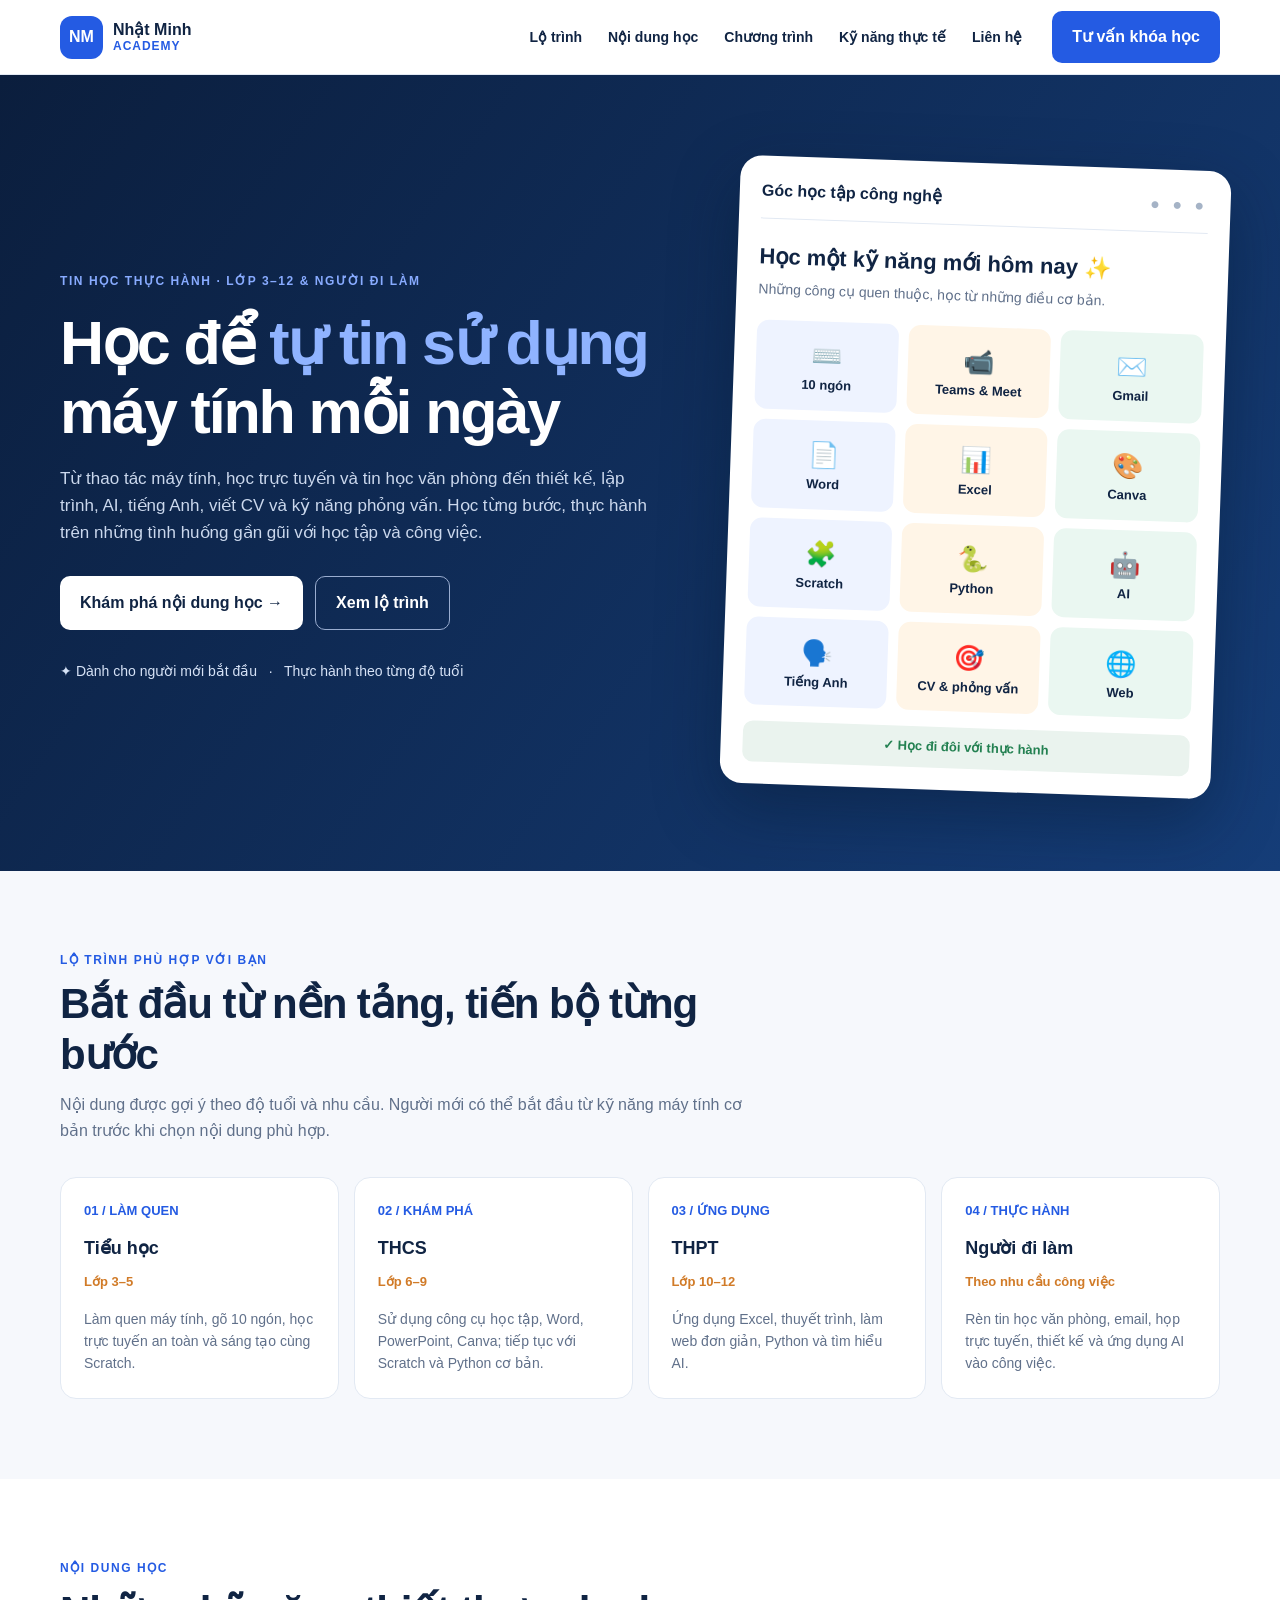
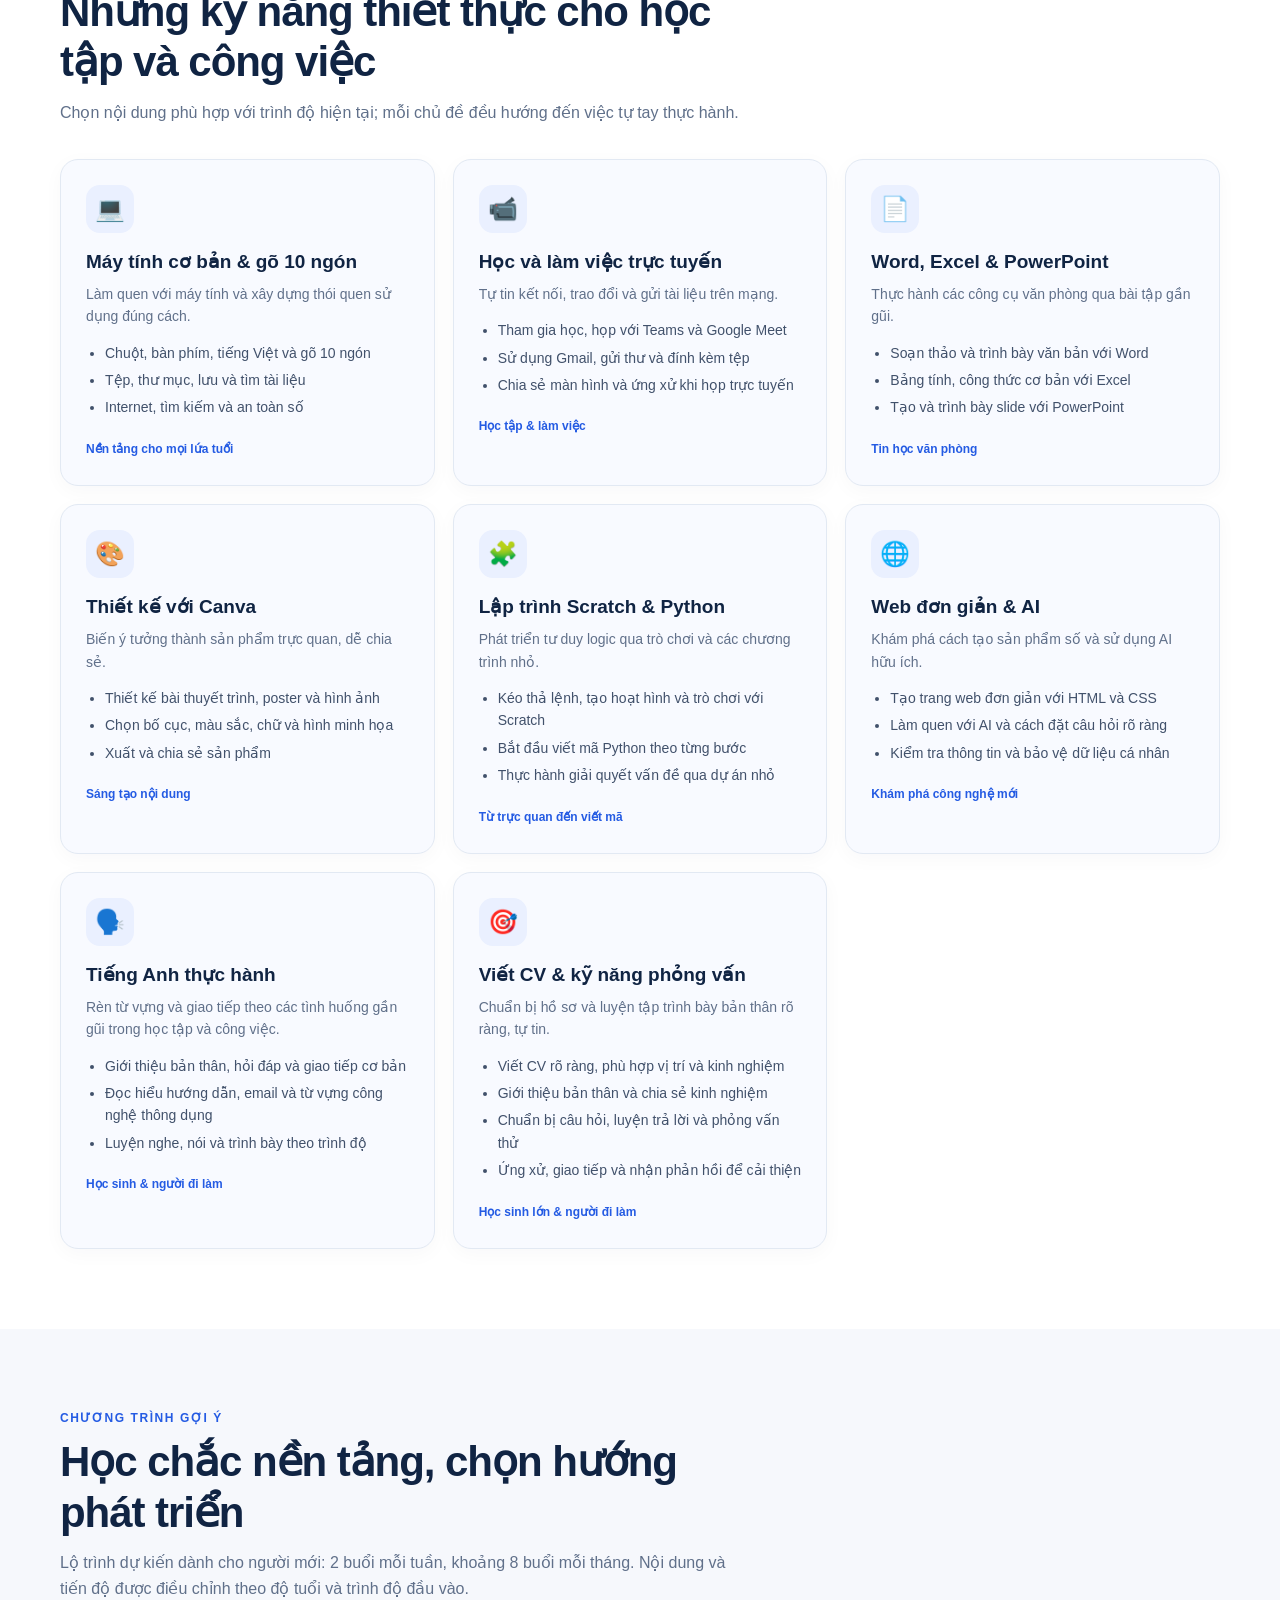
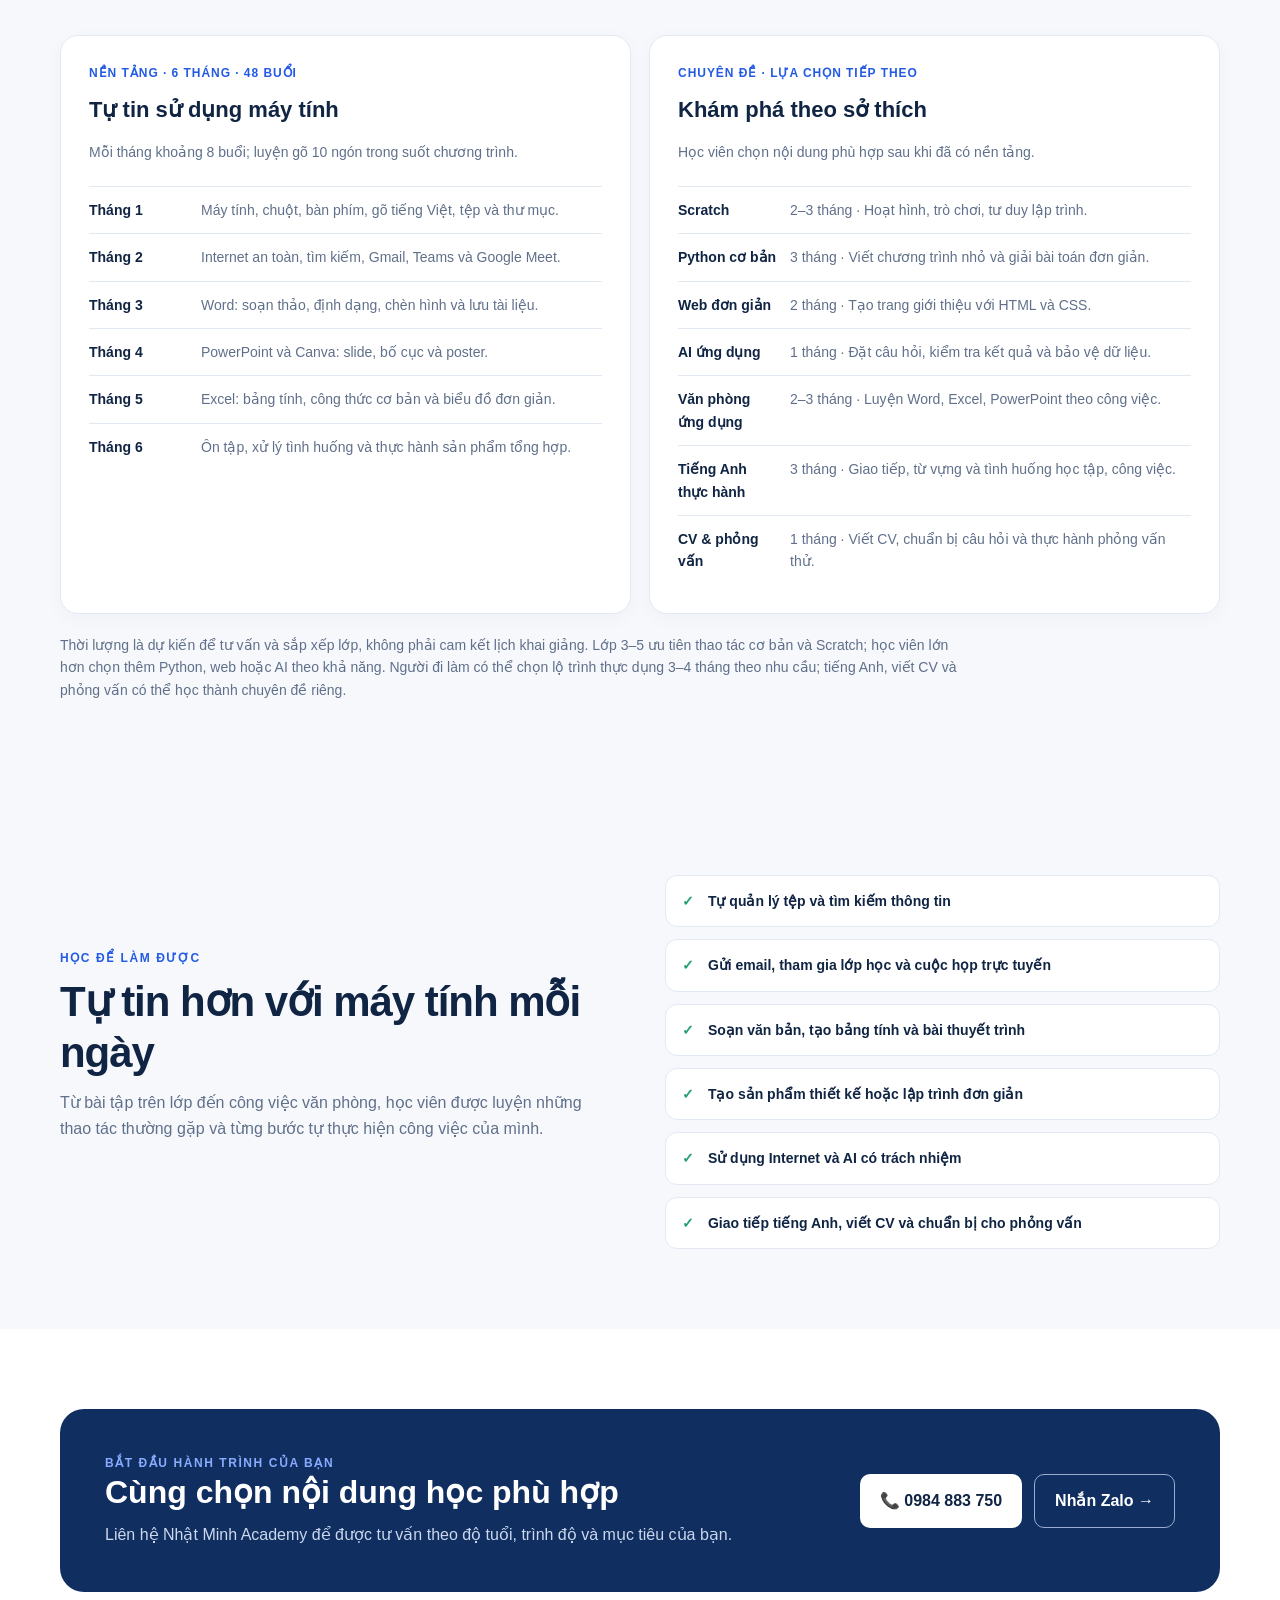
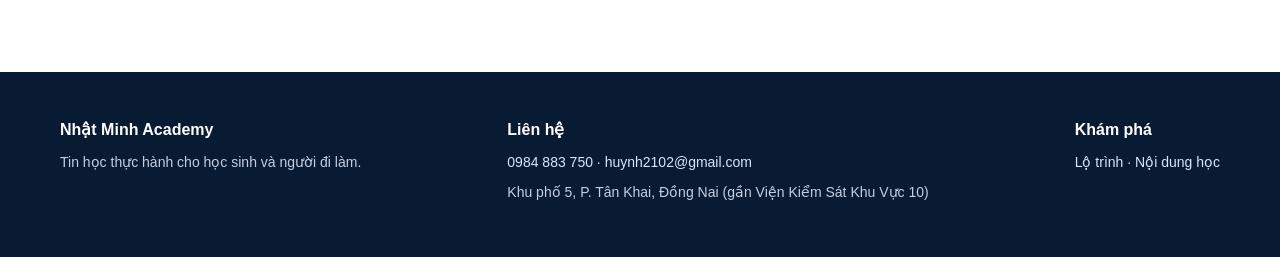
<file: index.html>
<!DOCTYPE html>
<html lang="vi">
<head>
<meta charset="utf-8"><meta name="viewport" content="width=device-width, initial-scale=1">
<title>Nhật Minh Academy | Học tin học thực hành</title>
<meta name="description" content="Học tin học thực hành, kỹ năng số và lập trình cho học sinh lớp 3–12 và người đi làm.">
<link rel="stylesheet" href="assets/styles.css">
</head>
<body>
<header class="header"><div class="wrap nav"><a class="brand" href="#"><span class="logo">NM</span><span>Nhật Minh<small>ACADEMY</small></span></a><nav class="links" aria-label="Điều hướng chính"><a href="#lo-trinh">Lộ trình</a><a href="#khoa-hoc">Nội dung học</a><a href="#chuong-trinh">Chương trình</a><a href="#ky-nang">Kỹ năng thực tế</a><a href="#lien-he">Liên hệ</a></nav><a class="btn" href="#lien-he">Tư vấn khóa học</a></div></header>
<main>
<div class="hero"><div class="wrap hero-grid"><div><div class="eyebrow">Tin học thực hành · Lớp 3–12 & người đi làm</div><h1>Học để <span>tự tin sử dụng</span> máy tính mỗi ngày</h1><p>Từ thao tác máy tính, học trực tuyến và tin học văn phòng đến thiết kế, lập trình, AI, tiếng Anh, viết CV và kỹ năng phỏng vấn. Học từng bước, thực hành trên những tình huống gần gũi với học tập và công việc.</p><div class="actions"><a class="btn light" href="#khoa-hoc">Khám phá nội dung học →</a><a class="btn outline" href="#lo-trinh">Xem lộ trình</a></div><div class="hero-note">✦ Dành cho người mới bắt đầu &nbsp; · &nbsp; Thực hành theo từng độ tuổi</div></div><div class="visual"><div class="visual-head"><span>Góc học tập công nghệ</span><span class="dots">● ● ●</span></div><h3>Học một kỹ năng mới hôm nay ✨</h3><p>Những công cụ quen thuộc, học từ những điều cơ bản.</p><div class="app-grid"><div class="app"><span>⌨️</span>10 ngón</div><div class="app"><span>📹</span>Teams & Meet</div><div class="app"><span>✉️</span>Gmail</div><div class="app"><span>📄</span>Word</div><div class="app"><span>📊</span>Excel</div><div class="app"><span>🎨</span>Canva</div><div class="app"><span>🧩</span>Scratch</div><div class="app"><span>🐍</span>Python</div><div class="app"><span>🤖</span>AI</div><div class="app"><span>🗣️</span>Tiếng Anh</div><div class="app"><span>🎯</span>CV & phỏng vấn</div><div class="app"><span>🌐</span>Web</div></div><div class="visual-foot">✓ Học đi đôi với thực hành</div></div></div></div>
<section id="lo-trinh"><div class="wrap"><div class="section-title"><div class="kicker">Lộ trình phù hợp với bạn</div><h2>Bắt đầu từ nền tảng, tiến bộ từng bước</h2><p>Nội dung được gợi ý theo độ tuổi và nhu cầu. Người mới có thể bắt đầu từ kỹ năng máy tính cơ bản trước khi chọn nội dung phù hợp.</p></div><div class="roadmap"><article class="step"><div class="num">01 / LÀM QUEN</div><h3>Tiểu học</h3><strong>Lớp 3–5</strong><p>Làm quen máy tính, gõ 10 ngón, học trực tuyến an toàn và sáng tạo cùng Scratch.</p></article><article class="step"><div class="num">02 / KHÁM PHÁ</div><h3>THCS</h3><strong>Lớp 6–9</strong><p>Sử dụng công cụ học tập, Word, PowerPoint, Canva; tiếp tục với Scratch và Python cơ bản.</p></article><article class="step"><div class="num">03 / ỨNG DỤNG</div><h3>THPT</h3><strong>Lớp 10–12</strong><p>Ứng dụng Excel, thuyết trình, làm web đơn giản, Python và tìm hiểu AI.</p></article><article class="step"><div class="num">04 / THỰC HÀNH</div><h3>Người đi làm</h3><strong>Theo nhu cầu công việc</strong><p>Rèn tin học văn phòng, email, họp trực tuyến, thiết kế và ứng dụng AI vào công việc.</p></article></div></div></section>
<section id="khoa-hoc" class="section-white"><div class="wrap"><div class="section-title"><div class="kicker">Nội dung học</div><h2>Những kỹ năng thiết thực cho học tập và công việc</h2><p>Chọn nội dung phù hợp với trình độ hiện tại; mỗi chủ đề đều hướng đến việc tự tay thực hành.</p></div><div class="cards">
<article class="card"><div class="icon">💻</div><h3>Máy tính cơ bản & gõ 10 ngón</h3><p>Làm quen với máy tính và xây dựng thói quen sử dụng đúng cách.</p><ul><li>Chuột, bàn phím, tiếng Việt và gõ 10 ngón</li><li>Tệp, thư mục, lưu và tìm tài liệu</li><li>Internet, tìm kiếm và an toàn số</li></ul><span class="tag">Nền tảng cho mọi lứa tuổi</span></article>
<article class="card"><div class="icon">📹</div><h3>Học và làm việc trực tuyến</h3><p>Tự tin kết nối, trao đổi và gửi tài liệu trên mạng.</p><ul><li>Tham gia học, họp với Teams và Google Meet</li><li>Sử dụng Gmail, gửi thư và đính kèm tệp</li><li>Chia sẻ màn hình và ứng xử khi họp trực tuyến</li></ul><span class="tag">Học tập & làm việc</span></article>
<article class="card"><div class="icon">📄</div><h3>Word, Excel & PowerPoint</h3><p>Thực hành các công cụ văn phòng qua bài tập gần gũi.</p><ul><li>Soạn thảo và trình bày văn bản với Word</li><li>Bảng tính, công thức cơ bản với Excel</li><li>Tạo và trình bày slide với PowerPoint</li></ul><span class="tag">Tin học văn phòng</span></article>
<article class="card"><div class="icon">🎨</div><h3>Thiết kế với Canva</h3><p>Biến ý tưởng thành sản phẩm trực quan, dễ chia sẻ.</p><ul><li>Thiết kế bài thuyết trình, poster và hình ảnh</li><li>Chọn bố cục, màu sắc, chữ và hình minh họa</li><li>Xuất và chia sẻ sản phẩm</li></ul><span class="tag">Sáng tạo nội dung</span></article>
<article class="card"><div class="icon">🧩</div><h3>Lập trình Scratch & Python</h3><p>Phát triển tư duy logic qua trò chơi và các chương trình nhỏ.</p><ul><li>Kéo thả lệnh, tạo hoạt hình và trò chơi với Scratch</li><li>Bắt đầu viết mã Python theo từng bước</li><li>Thực hành giải quyết vấn đề qua dự án nhỏ</li></ul><span class="tag">Từ trực quan đến viết mã</span></article>
<article class="card"><div class="icon">🌐</div><h3>Web đơn giản & AI</h3><p>Khám phá cách tạo sản phẩm số và sử dụng AI hữu ích.</p><ul><li>Tạo trang web đơn giản với HTML và CSS</li><li>Làm quen với AI và cách đặt câu hỏi rõ ràng</li><li>Kiểm tra thông tin và bảo vệ dữ liệu cá nhân</li></ul><span class="tag">Khám phá công nghệ mới</span></article>
<article class="card"><div class="icon">🗣️</div><h3>Tiếng Anh thực hành</h3><p>Rèn từ vựng và giao tiếp theo các tình huống gần gũi trong học tập và công việc.</p><ul><li>Giới thiệu bản thân, hỏi đáp và giao tiếp cơ bản</li><li>Đọc hiểu hướng dẫn, email và từ vựng công nghệ thông dụng</li><li>Luyện nghe, nói và trình bày theo trình độ</li></ul><span class="tag">Học sinh & người đi làm</span></article>
<article class="card"><div class="icon">🎯</div><h3>Viết CV & kỹ năng phỏng vấn</h3><p>Chuẩn bị hồ sơ và luyện tập trình bày bản thân rõ ràng, tự tin.</p><ul><li>Viết CV rõ ràng, phù hợp vị trí và kinh nghiệm</li><li>Giới thiệu bản thân và chia sẻ kinh nghiệm</li><li>Chuẩn bị câu hỏi, luyện trả lời và phỏng vấn thử</li><li>Ứng xử, giao tiếp và nhận phản hồi để cải thiện</li></ul><span class="tag">Học sinh lớn & người đi làm</span></article>
</div></div></section>
<section id="chuong-trinh"><div class="wrap"><div class="section-title"><div class="kicker">Chương trình gợi ý</div><h2>Học chắc nền tảng, chọn hướng phát triển</h2><p>Lộ trình dự kiến dành cho người mới: 2 buổi mỗi tuần, khoảng 8 buổi mỗi tháng. Nội dung và tiến độ được điều chỉnh theo độ tuổi và trình độ đầu vào.</p></div><div class="curriculum-grid"><article class="curriculum-card"><div class="course-label">NỀN TẢNG · 6 THÁNG · 48 BUỔI</div><h3>Tự tin sử dụng máy tính</h3><p>Mỗi tháng khoảng 8 buổi; luyện gõ 10 ngón trong suốt chương trình.</p><ol class="month-list"><li><b>Tháng 1</b><span>Máy tính, chuột, bàn phím, gõ tiếng Việt, tệp và thư mục.</span></li><li><b>Tháng 2</b><span>Internet an toàn, tìm kiếm, Gmail, Teams và Google Meet.</span></li><li><b>Tháng 3</b><span>Word: soạn thảo, định dạng, chèn hình và lưu tài liệu.</span></li><li><b>Tháng 4</b><span>PowerPoint và Canva: slide, bố cục và poster.</span></li><li><b>Tháng 5</b><span>Excel: bảng tính, công thức cơ bản và biểu đồ đơn giản.</span></li><li><b>Tháng 6</b><span>Ôn tập, xử lý tình huống và thực hành sản phẩm tổng hợp.</span></li></ol></article><article class="curriculum-card"><div class="course-label">CHUYÊN ĐỀ · LỰA CHỌN TIẾP THEO</div><h3>Khám phá theo sở thích</h3><p>Học viên chọn nội dung phù hợp sau khi đã có nền tảng.</p><div class="module-list"><div><b>Scratch</b><span>2–3 tháng · Hoạt hình, trò chơi, tư duy lập trình.</span></div><div><b>Python cơ bản</b><span>3 tháng · Viết chương trình nhỏ và giải bài toán đơn giản.</span></div><div><b>Web đơn giản</b><span>2 tháng · Tạo trang giới thiệu với HTML và CSS.</span></div><div><b>AI ứng dụng</b><span>1 tháng · Đặt câu hỏi, kiểm tra kết quả và bảo vệ dữ liệu.</span></div><div><b>Văn phòng ứng dụng</b><span>2–3 tháng · Luyện Word, Excel, PowerPoint theo công việc.</span></div><div><b>Tiếng Anh thực hành</b><span>3 tháng · Giao tiếp, từ vựng và tình huống học tập, công việc.</span></div><div><b>CV & phỏng vấn</b><span>1 tháng · Viết CV, chuẩn bị câu hỏi và thực hành phỏng vấn thử.</span></div></div></article></div><p class="curriculum-note">Thời lượng là dự kiến để tư vấn và sắp xếp lớp, không phải cam kết lịch khai giảng. Lớp 3–5 ưu tiên thao tác cơ bản và Scratch; học viên lớn hơn chọn thêm Python, web hoặc AI theo khả năng. Người đi làm có thể chọn lộ trình thực dụng 3–4 tháng theo nhu cầu; tiếng Anh, viết CV và phỏng vấn có thể học thành chuyên đề riêng.</p></div></section>
<section id="ky-nang"><div class="wrap skills"><div class="section-title"><div class="kicker">Học để làm được</div><h2>Tự tin hơn với máy tính mỗi ngày</h2><p>Từ bài tập trên lớp đến công việc văn phòng, học viên được luyện những thao tác thường gặp và từng bước tự thực hiện công việc của mình.</p></div><div class="checklist"><div class="check"><span>✓</span> Tự quản lý tệp và tìm kiếm thông tin</div><div class="check"><span>✓</span> Gửi email, tham gia lớp học và cuộc họp trực tuyến</div><div class="check"><span>✓</span> Soạn văn bản, tạo bảng tính và bài thuyết trình</div><div class="check"><span>✓</span> Tạo sản phẩm thiết kế hoặc lập trình đơn giản</div><div class="check"><span>✓</span> Sử dụng Internet và AI có trách nhiệm</div><div class="check"><span>✓</span> Giao tiếp tiếng Anh, viết CV và chuẩn bị cho phỏng vấn</div></div></div></section>
<section id="lien-he" class="section-white"><div class="wrap"><div class="cta"><div><div class="eyebrow">Bắt đầu hành trình của bạn</div><h2>Cùng chọn nội dung học phù hợp</h2><p>Liên hệ Nhật Minh Academy để được tư vấn theo độ tuổi, trình độ và mục tiêu của bạn.</p></div><div class="actions" style="margin:0"><a class="btn light" href="tel:0984883750">📞 0984 883 750</a><a class="btn outline" href="https://zalo.me/0984883750">Nhắn Zalo →</a></div></div></div></section>
</main><footer class="footer"><div class="wrap footer-grid"><div><strong>Nhật Minh Academy</strong><p>Tin học thực hành cho học sinh và người đi làm.</p></div><div><strong>Liên hệ</strong><p><a href="tel:0984883750">0984 883 750</a> · <a href="mailto:huynh2102@gmail.com">huynh2102@gmail.com</a></p><p>Khu phố 5, P. Tân Khai, Đồng Nai (gần Viện Kiểm Sát Khu Vực 10)</p></div><div><strong>Khám phá</strong><p><a href="#lo-trinh">Lộ trình</a> · <a href="#khoa-hoc">Nội dung học</a></p></div></div></footer>
</body></html>
</file>
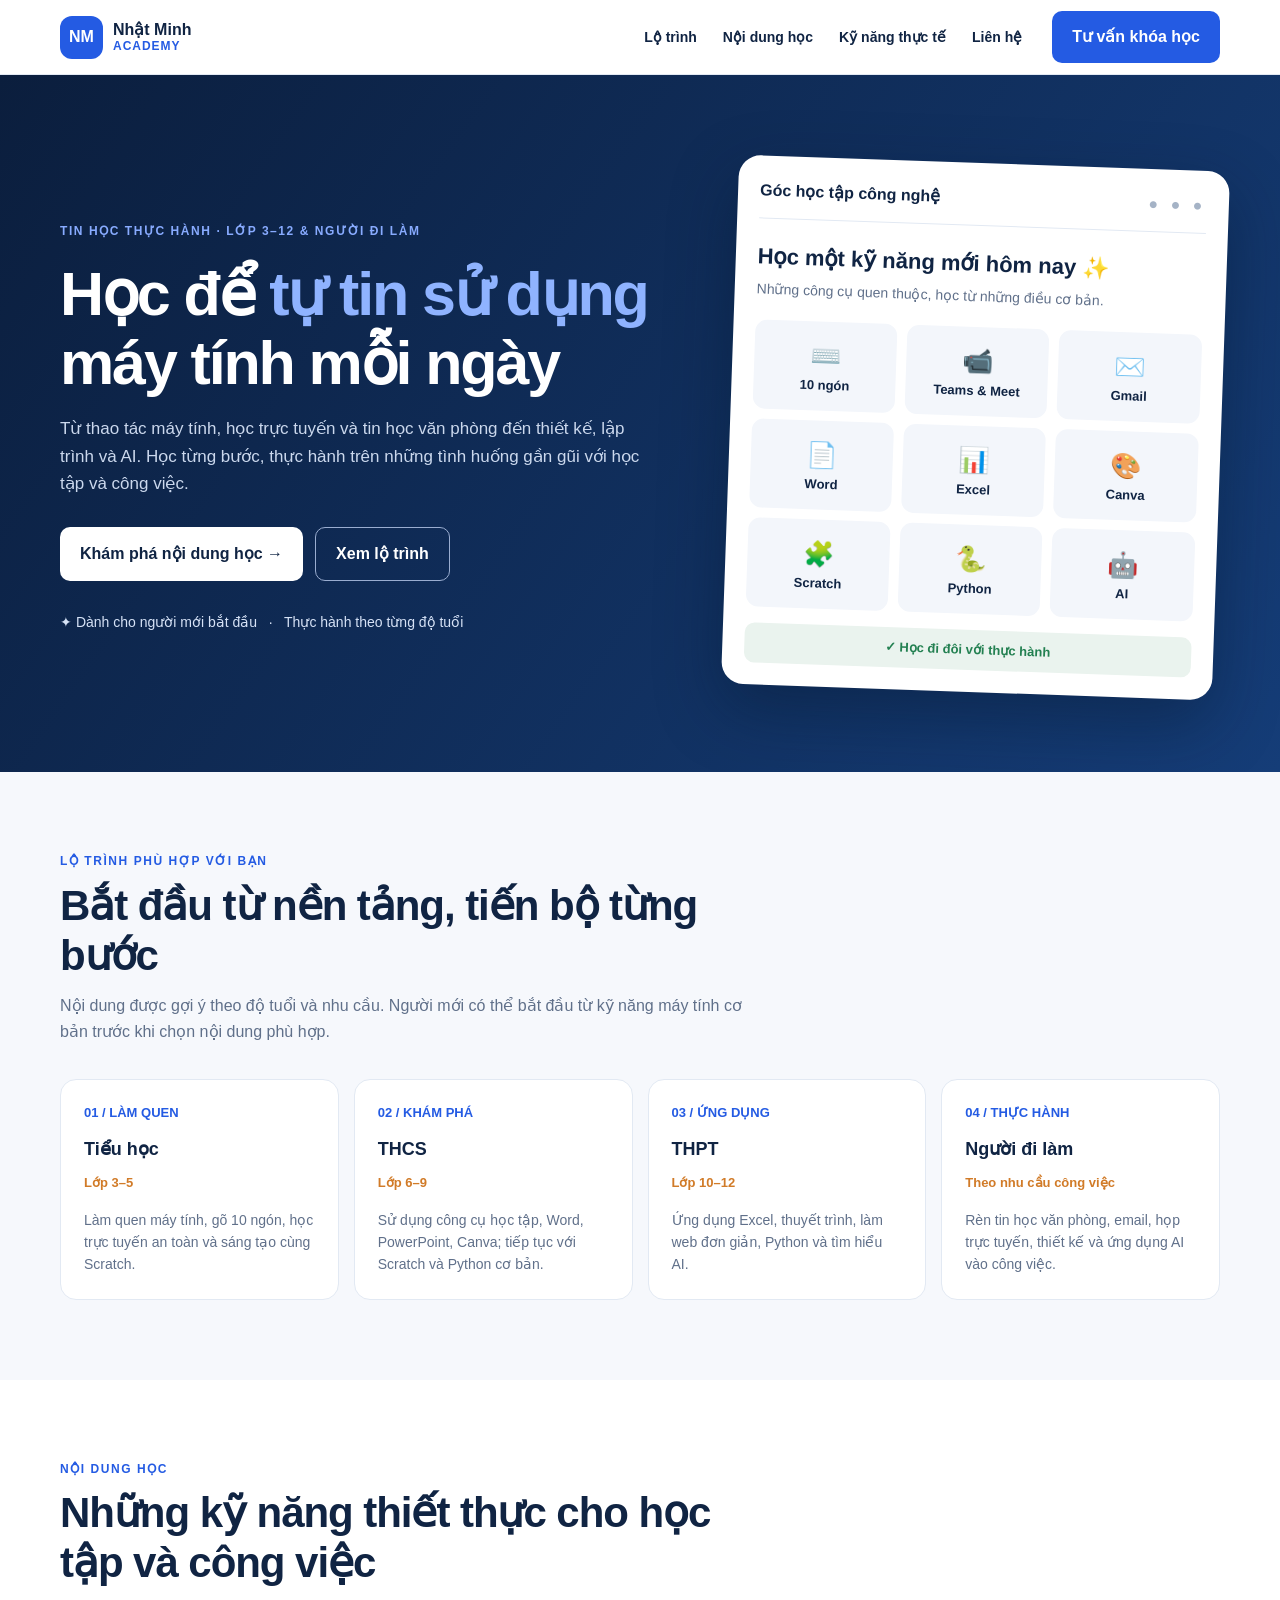
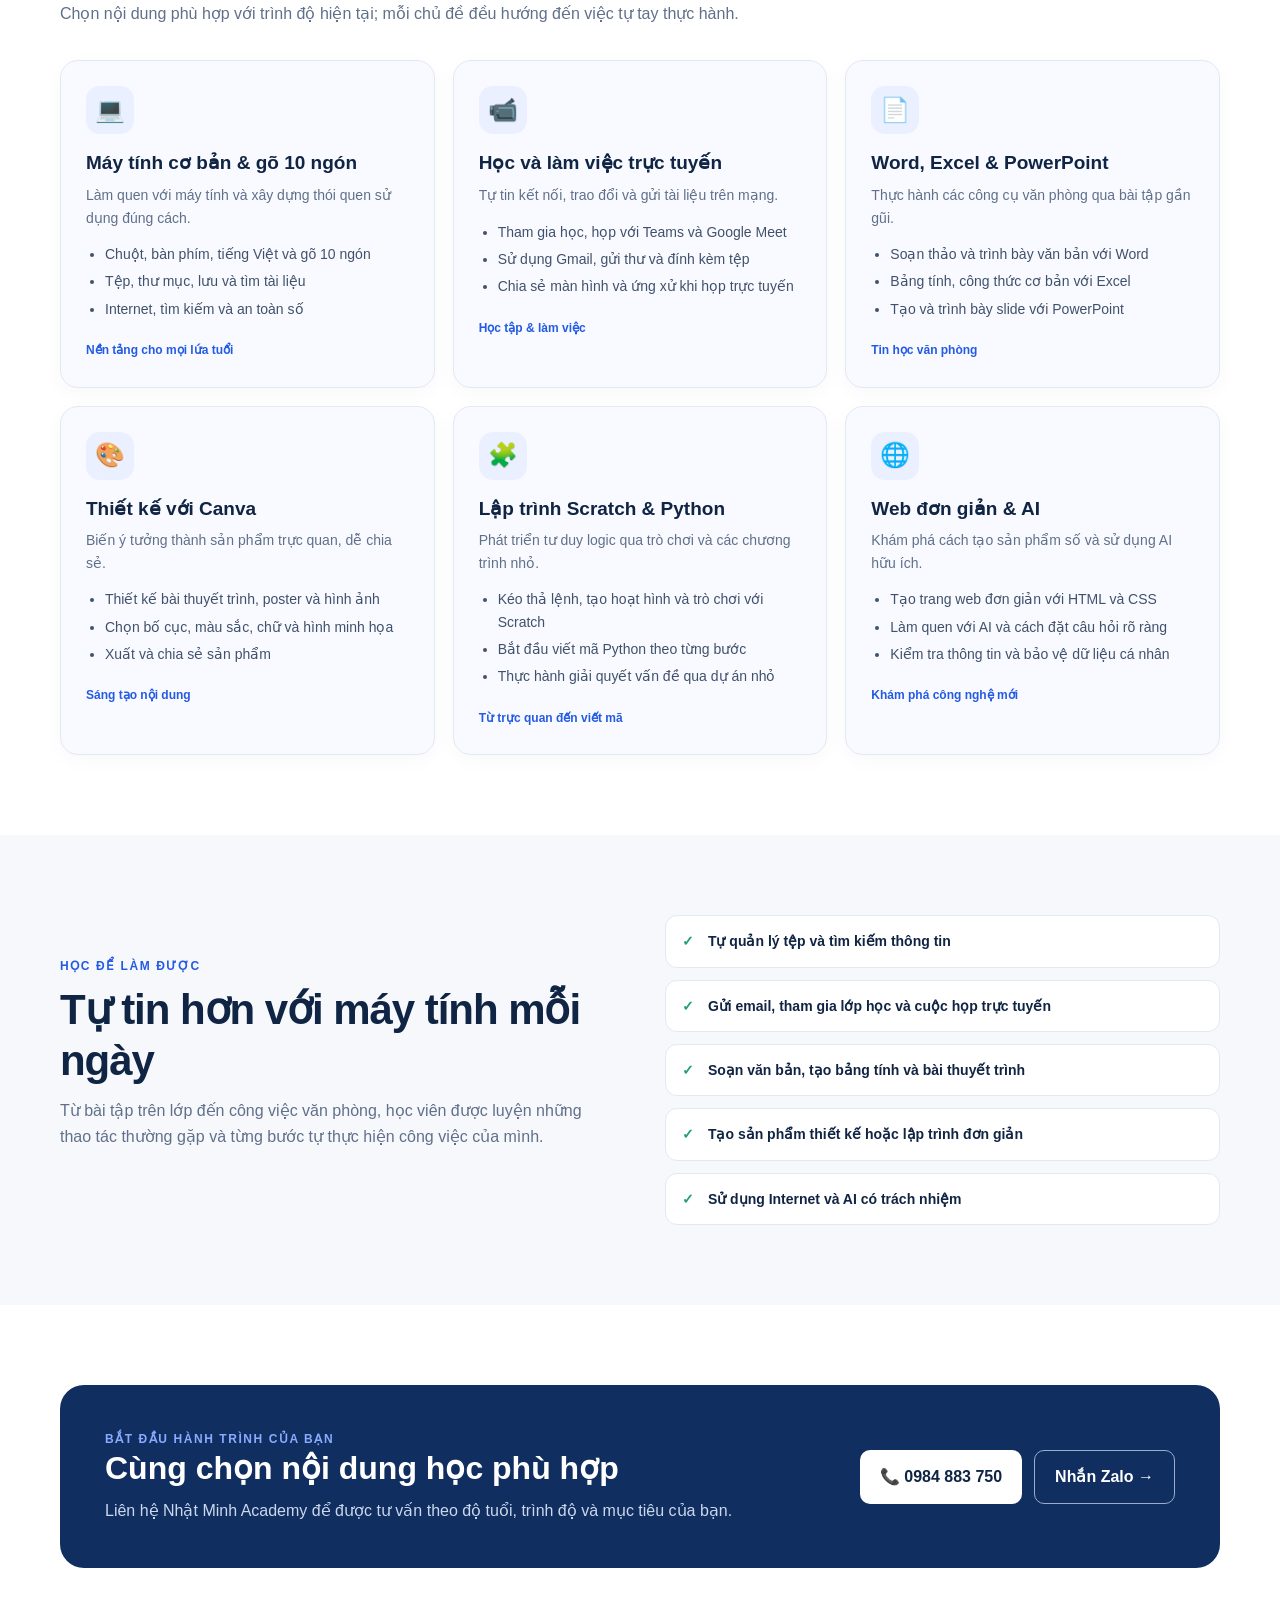
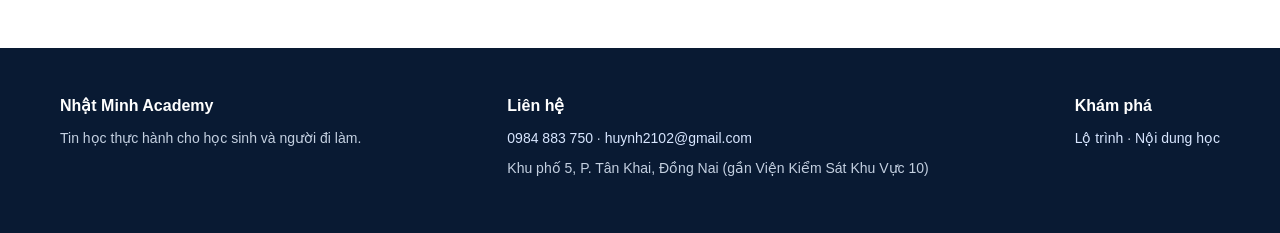
<file: nhat-minh-academy-offline.html>
<!DOCTYPE html>
<html lang="vi">
<head>
<meta charset="utf-8"><meta name="viewport" content="width=device-width, initial-scale=1">
<title>Nhật Minh Academy | Học tin học thực hành</title>
<meta name="description" content="Học tin học thực hành, kỹ năng số và lập trình cho học sinh lớp 3–12 và người đi làm.">
<style>
:root{--navy:#102443;--blue:#245be3;--muted:#60708a;--line:#e2e9f3;--bg:#f6f8fc;--orange:#ffb85c}*{box-sizing:border-box}html{scroll-behavior:smooth}body{margin:0;font-family:Arial,'Helvetica Neue',sans-serif;color:var(--navy);background:var(--bg);line-height:1.6}a{color:inherit;text-decoration:none}button{font:inherit;cursor:pointer}.wrap{width:min(1160px,calc(100% - 40px));margin:auto}.header{background:rgba(255,255,255,.96);border-bottom:1px solid var(--line);position:sticky;top:0;z-index:10}.nav{height:74px;display:flex;align-items:center;gap:30px}.brand{display:flex;align-items:center;gap:10px;font-weight:800;line-height:1.2;margin-right:auto}.logo{display:grid;place-items:center;background:var(--blue);color:white;width:43px;height:43px;border-radius:12px}.brand small{display:block;color:var(--blue);font-size:12px;letter-spacing:.08em}.links{display:flex;gap:26px;font-size:14px;font-weight:700}.links a:hover{color:var(--blue)}.btn{display:inline-flex;align-items:center;justify-content:center;gap:8px;background:var(--blue);color:white;padding:13px 20px;border:0;border-radius:10px;font-weight:700}.btn.light{background:white;color:var(--navy)}.btn.outline{background:transparent;border:1px solid #9aadd0;color:white}.hero{background:linear-gradient(125deg,#0b1e3d,#153d78);color:white;overflow:hidden}.hero-grid{display:grid;grid-template-columns:1.1fr .9fr;gap:70px;align-items:center;padding:88px 0 80px}.eyebrow{text-transform:uppercase;letter-spacing:.13em;font-size:12px;font-weight:800;color:#88abff}.hero h1{font-size:clamp(38px,5vw,61px);line-height:1.13;letter-spacing:-.035em;margin:18px 0}.hero h1 span{color:#8fb3ff}.hero p{color:#cbd8ed;font-size:17px;max-width:590px}.actions{display:flex;gap:12px;flex-wrap:wrap;margin-top:30px}.hero-note{margin-top:30px;color:#d6e2f6;font-size:14px}.visual{background:#fff;color:var(--navy);border-radius:22px;padding:22px;box-shadow:0 24px 65px #06162e66;transform:rotate(2deg)}.visual-head{display:flex;justify-content:space-between;align-items:center;border-bottom:1px solid var(--line);padding-bottom:14px;font-weight:700}.dots{color:#a5b3c6;letter-spacing:4px}.visual h3{font-size:22px;margin:20px 0 4px}.visual p{font-size:14px;color:var(--muted);margin:0 0 20px}.app-grid{display:grid;grid-template-columns:repeat(3,1fr);gap:10px}.app{background:#f3f6fb;border-radius:12px;padding:14px 8px;text-align:center;font-size:13px;font-weight:700}.app span{font-size:25px;display:block}.visual-foot{background:#eaf3ee;color:#238051;border-radius:10px;margin-top:16px;padding:10px;font-size:13px;font-weight:700;text-align:center}section{padding:80px 0;scroll-margin-top:74px}.section-white{background:#fff}.section-title{max-width:690px;margin-bottom:34px}.kicker{color:var(--blue);font-size:12px;font-weight:800;letter-spacing:.13em;text-transform:uppercase}.section-title h2{font-size:clamp(30px,4vw,42px);line-height:1.2;letter-spacing:-.025em;margin:9px 0 12px}.section-title p{margin:0;color:var(--muted)}.cards{display:grid;grid-template-columns:repeat(3,1fr);gap:18px}.card{background:white;border:1px solid var(--line);border-radius:18px;padding:25px;box-shadow:0 5px 20px #142b4d08}.section-white .card{background:#f8faff}.icon{width:48px;height:48px;display:grid;place-items:center;border-radius:14px;background:#eaf0ff;font-size:24px}.card h3{font-size:19px;line-height:1.3;margin:17px 0 8px}.card p{color:var(--muted);font-size:14px;margin:0}.card ul{padding-left:19px;margin:14px 0 0;color:#41516b;font-size:14px}.card li{margin:5px 0}.tag{display:inline-block;color:var(--blue);font-weight:700;font-size:12px;margin-top:16px}.roadmap{display:grid;grid-template-columns:repeat(4,1fr);gap:15px}.step{padding:23px;border:1px solid var(--line);background:white;border-radius:16px}.step .num{color:var(--blue);font-weight:800;font-size:13px}.step h3{margin:12px 0 5px;font-size:18px}.step strong{font-size:13px;color:#d17b28}.step p{font-size:14px;color:var(--muted);margin-bottom:0}.skills{display:grid;grid-template-columns:1fr 1fr;gap:50px;align-items:center}.checklist{display:grid;gap:12px}.check{background:white;border:1px solid var(--line);border-radius:12px;padding:14px 16px;font-weight:700;font-size:14px}.check span{color:#20a16a;margin-right:10px}.cta{background:#102e60;color:white;border-radius:24px;padding:45px;display:flex;align-items:center;justify-content:space-between;gap:25px}.cta h2{font-size:32px;line-height:1.2;margin:0 0 10px}.cta p{color:#cbd8ed;margin:0}.footer{background:#091a33;color:#c4d0e1;padding:45px 0}.footer-grid{display:flex;justify-content:space-between;gap:30px;flex-wrap:wrap}.footer strong{color:white}.footer p{margin:8px 0;font-size:14px}.footer a{color:#d8e6ff}.mobile{display:none}@media(max-width:800px){.links{display:none}.nav>.btn{font-size:12px;padding:10px}.hero-grid{grid-template-columns:1fr;gap:35px;padding:65px 0}.visual{transform:none;max-width:500px}.cards{grid-template-columns:repeat(2,1fr)}.roadmap{grid-template-columns:repeat(2,1fr)}.skills{grid-template-columns:1fr;gap:20px}.cta{padding:30px;align-items:flex-start;flex-direction:column}}@media(max-width:520px){.wrap{width:min(100% - 30px,1160px)}.brand{font-size:14px}.hero h1{font-size:38px}.cards,.roadmap{grid-template-columns:1fr}section{padding:60px 0}.cta h2{font-size:27px}}
</style>
</head>
<body>
<header class="header"><div class="wrap nav"><a class="brand" href="#"><span class="logo">NM</span><span>Nhật Minh<small>ACADEMY</small></span></a><nav class="links" aria-label="Điều hướng chính"><a href="#lo-trinh">Lộ trình</a><a href="#khoa-hoc">Nội dung học</a><a href="#ky-nang">Kỹ năng thực tế</a><a href="#lien-he">Liên hệ</a></nav><a class="btn" href="#lien-he">Tư vấn khóa học</a></div></header>
<main>
<div class="hero"><div class="wrap hero-grid"><div><div class="eyebrow">Tin học thực hành · Lớp 3–12 & người đi làm</div><h1>Học để <span>tự tin sử dụng</span> máy tính mỗi ngày</h1><p>Từ thao tác máy tính, học trực tuyến và tin học văn phòng đến thiết kế, lập trình và AI. Học từng bước, thực hành trên những tình huống gần gũi với học tập và công việc.</p><div class="actions"><a class="btn light" href="#khoa-hoc">Khám phá nội dung học →</a><a class="btn outline" href="#lo-trinh">Xem lộ trình</a></div><div class="hero-note">✦ Dành cho người mới bắt đầu &nbsp; · &nbsp; Thực hành theo từng độ tuổi</div></div><div class="visual"><div class="visual-head"><span>Góc học tập công nghệ</span><span class="dots">● ● ●</span></div><h3>Học một kỹ năng mới hôm nay ✨</h3><p>Những công cụ quen thuộc, học từ những điều cơ bản.</p><div class="app-grid"><div class="app"><span>⌨️</span>10 ngón</div><div class="app"><span>📹</span>Teams & Meet</div><div class="app"><span>✉️</span>Gmail</div><div class="app"><span>📄</span>Word</div><div class="app"><span>📊</span>Excel</div><div class="app"><span>🎨</span>Canva</div><div class="app"><span>🧩</span>Scratch</div><div class="app"><span>🐍</span>Python</div><div class="app"><span>🤖</span>AI</div></div><div class="visual-foot">✓ Học đi đôi với thực hành</div></div></div></div>
<section id="lo-trinh"><div class="wrap"><div class="section-title"><div class="kicker">Lộ trình phù hợp với bạn</div><h2>Bắt đầu từ nền tảng, tiến bộ từng bước</h2><p>Nội dung được gợi ý theo độ tuổi và nhu cầu. Người mới có thể bắt đầu từ kỹ năng máy tính cơ bản trước khi chọn nội dung phù hợp.</p></div><div class="roadmap"><article class="step"><div class="num">01 / LÀM QUEN</div><h3>Tiểu học</h3><strong>Lớp 3–5</strong><p>Làm quen máy tính, gõ 10 ngón, học trực tuyến an toàn và sáng tạo cùng Scratch.</p></article><article class="step"><div class="num">02 / KHÁM PHÁ</div><h3>THCS</h3><strong>Lớp 6–9</strong><p>Sử dụng công cụ học tập, Word, PowerPoint, Canva; tiếp tục với Scratch và Python cơ bản.</p></article><article class="step"><div class="num">03 / ỨNG DỤNG</div><h3>THPT</h3><strong>Lớp 10–12</strong><p>Ứng dụng Excel, thuyết trình, làm web đơn giản, Python và tìm hiểu AI.</p></article><article class="step"><div class="num">04 / THỰC HÀNH</div><h3>Người đi làm</h3><strong>Theo nhu cầu công việc</strong><p>Rèn tin học văn phòng, email, họp trực tuyến, thiết kế và ứng dụng AI vào công việc.</p></article></div></div></section>
<section id="khoa-hoc" class="section-white"><div class="wrap"><div class="section-title"><div class="kicker">Nội dung học</div><h2>Những kỹ năng thiết thực cho học tập và công việc</h2><p>Chọn nội dung phù hợp với trình độ hiện tại; mỗi chủ đề đều hướng đến việc tự tay thực hành.</p></div><div class="cards">
<article class="card"><div class="icon">💻</div><h3>Máy tính cơ bản & gõ 10 ngón</h3><p>Làm quen với máy tính và xây dựng thói quen sử dụng đúng cách.</p><ul><li>Chuột, bàn phím, tiếng Việt và gõ 10 ngón</li><li>Tệp, thư mục, lưu và tìm tài liệu</li><li>Internet, tìm kiếm và an toàn số</li></ul><span class="tag">Nền tảng cho mọi lứa tuổi</span></article>
<article class="card"><div class="icon">📹</div><h3>Học và làm việc trực tuyến</h3><p>Tự tin kết nối, trao đổi và gửi tài liệu trên mạng.</p><ul><li>Tham gia học, họp với Teams và Google Meet</li><li>Sử dụng Gmail, gửi thư và đính kèm tệp</li><li>Chia sẻ màn hình và ứng xử khi họp trực tuyến</li></ul><span class="tag">Học tập & làm việc</span></article>
<article class="card"><div class="icon">📄</div><h3>Word, Excel & PowerPoint</h3><p>Thực hành các công cụ văn phòng qua bài tập gần gũi.</p><ul><li>Soạn thảo và trình bày văn bản với Word</li><li>Bảng tính, công thức cơ bản với Excel</li><li>Tạo và trình bày slide với PowerPoint</li></ul><span class="tag">Tin học văn phòng</span></article>
<article class="card"><div class="icon">🎨</div><h3>Thiết kế với Canva</h3><p>Biến ý tưởng thành sản phẩm trực quan, dễ chia sẻ.</p><ul><li>Thiết kế bài thuyết trình, poster và hình ảnh</li><li>Chọn bố cục, màu sắc, chữ và hình minh họa</li><li>Xuất và chia sẻ sản phẩm</li></ul><span class="tag">Sáng tạo nội dung</span></article>
<article class="card"><div class="icon">🧩</div><h3>Lập trình Scratch & Python</h3><p>Phát triển tư duy logic qua trò chơi và các chương trình nhỏ.</p><ul><li>Kéo thả lệnh, tạo hoạt hình và trò chơi với Scratch</li><li>Bắt đầu viết mã Python theo từng bước</li><li>Thực hành giải quyết vấn đề qua dự án nhỏ</li></ul><span class="tag">Từ trực quan đến viết mã</span></article>
<article class="card"><div class="icon">🌐</div><h3>Web đơn giản & AI</h3><p>Khám phá cách tạo sản phẩm số và sử dụng AI hữu ích.</p><ul><li>Tạo trang web đơn giản với HTML và CSS</li><li>Làm quen với AI và cách đặt câu hỏi rõ ràng</li><li>Kiểm tra thông tin và bảo vệ dữ liệu cá nhân</li></ul><span class="tag">Khám phá công nghệ mới</span></article>
</div></div></section>
<section id="ky-nang"><div class="wrap skills"><div class="section-title"><div class="kicker">Học để làm được</div><h2>Tự tin hơn với máy tính mỗi ngày</h2><p>Từ bài tập trên lớp đến công việc văn phòng, học viên được luyện những thao tác thường gặp và từng bước tự thực hiện công việc của mình.</p></div><div class="checklist"><div class="check"><span>✓</span> Tự quản lý tệp và tìm kiếm thông tin</div><div class="check"><span>✓</span> Gửi email, tham gia lớp học và cuộc họp trực tuyến</div><div class="check"><span>✓</span> Soạn văn bản, tạo bảng tính và bài thuyết trình</div><div class="check"><span>✓</span> Tạo sản phẩm thiết kế hoặc lập trình đơn giản</div><div class="check"><span>✓</span> Sử dụng Internet và AI có trách nhiệm</div></div></div></section>
<section id="lien-he" class="section-white"><div class="wrap"><div class="cta"><div><div class="eyebrow">Bắt đầu hành trình của bạn</div><h2>Cùng chọn nội dung học phù hợp</h2><p>Liên hệ Nhật Minh Academy để được tư vấn theo độ tuổi, trình độ và mục tiêu của bạn.</p></div><div class="actions" style="margin:0"><a class="btn light" href="tel:0984883750">📞 0984 883 750</a><a class="btn outline" href="https://zalo.me/0984883750">Nhắn Zalo →</a></div></div></div></section>
</main><footer class="footer"><div class="wrap footer-grid"><div><strong>Nhật Minh Academy</strong><p>Tin học thực hành cho học sinh và người đi làm.</p></div><div><strong>Liên hệ</strong><p><a href="tel:0984883750">0984 883 750</a> · <a href="mailto:huynh2102@gmail.com">huynh2102@gmail.com</a></p><p>Khu phố 5, P. Tân Khai, Đồng Nai (gần Viện Kiểm Sát Khu Vực 10)</p></div><div><strong>Khám phá</strong><p><a href="#lo-trinh">Lộ trình</a> · <a href="#khoa-hoc">Nội dung học</a></p></div></div></footer>
</body></html>
</file>
<file: assets/styles.css>
:root{--navy:#102443;--blue:#245be3;--muted:#60708a;--line:#e2e9f3;--bg:#f6f8fc;--orange:#ffb85c}*{box-sizing:border-box}html{scroll-behavior:smooth}body{margin:0;font-family:Arial,'Helvetica Neue',sans-serif;color:var(--navy);background:var(--bg);line-height:1.6}a{color:inherit;text-decoration:none}button{font:inherit;cursor:pointer}.wrap{width:min(1160px,calc(100% - 40px));margin:auto}.header{background:rgba(255,255,255,.96);border-bottom:1px solid var(--line);position:sticky;top:0;z-index:10}.nav{height:74px;display:flex;align-items:center;gap:30px}.brand{display:flex;align-items:center;gap:10px;font-weight:800;line-height:1.2;margin-right:auto}.logo{display:grid;place-items:center;background:var(--blue);color:white;width:43px;height:43px;border-radius:12px}.brand small{display:block;color:var(--blue);font-size:12px;letter-spacing:.08em}.links{display:flex;gap:26px;font-size:14px;font-weight:700}.links a:hover{color:var(--blue)}.btn{display:inline-flex;align-items:center;justify-content:center;gap:8px;background:var(--blue);color:white;padding:13px 20px;border:0;border-radius:10px;font-weight:700}.btn.light{background:white;color:var(--navy)}.btn.outline{background:transparent;border:1px solid #9aadd0;color:white}.hero{background:linear-gradient(125deg,#0b1e3d,#153d78);color:white;overflow:hidden}.hero-grid{display:grid;grid-template-columns:1.1fr .9fr;gap:70px;align-items:center;padding:88px 0 80px}.eyebrow{text-transform:uppercase;letter-spacing:.13em;font-size:12px;font-weight:800;color:#88abff}.hero h1{font-size:clamp(38px,5vw,61px);line-height:1.13;letter-spacing:-.035em;margin:18px 0}.hero h1 span{color:#8fb3ff}.hero p{color:#cbd8ed;font-size:17px;max-width:590px}.actions{display:flex;gap:12px;flex-wrap:wrap;margin-top:30px}.hero-note{margin-top:30px;color:#d6e2f6;font-size:14px}.visual{background:#fff;color:var(--navy);border-radius:22px;padding:22px;box-shadow:0 24px 65px #06162e66;transform:rotate(2deg)}.visual-head{display:flex;justify-content:space-between;align-items:center;border-bottom:1px solid var(--line);padding-bottom:14px;font-weight:700}.dots{color:#a5b3c6;letter-spacing:4px}.visual h3{font-size:22px;margin:20px 0 4px}.visual p{font-size:14px;color:var(--muted);margin:0 0 20px}.app-grid{display:grid;grid-template-columns:repeat(3,1fr);gap:10px}.app{background:#f3f6fb;border-radius:12px;padding:14px 8px;text-align:center;font-size:13px;font-weight:700}.app span{font-size:25px;display:block}.visual-foot{background:#eaf3ee;color:#238051;border-radius:10px;margin-top:16px;padding:10px;font-size:13px;font-weight:700;text-align:center}section{padding:80px 0;scroll-margin-top:74px}.section-white{background:#fff}.section-title{max-width:690px;margin-bottom:34px}.kicker{color:var(--blue);font-size:12px;font-weight:800;letter-spacing:.13em;text-transform:uppercase}.section-title h2{font-size:clamp(30px,4vw,42px);line-height:1.2;letter-spacing:-.025em;margin:9px 0 12px}.section-title p{margin:0;color:var(--muted)}.cards{display:grid;grid-template-columns:repeat(3,1fr);gap:18px}.card{background:white;border:1px solid var(--line);border-radius:18px;padding:25px;box-shadow:0 5px 20px #142b4d08}.section-white .card{background:#f8faff}.icon{width:48px;height:48px;display:grid;place-items:center;border-radius:14px;background:#eaf0ff;font-size:24px}.card h3{font-size:19px;line-height:1.3;margin:17px 0 8px}.card p{color:var(--muted);font-size:14px;margin:0}.card ul{padding-left:19px;margin:14px 0 0;color:#41516b;font-size:14px}.card li{margin:5px 0}.tag{display:inline-block;color:var(--blue);font-weight:700;font-size:12px;margin-top:16px}.roadmap{display:grid;grid-template-columns:repeat(4,1fr);gap:15px}.step{padding:23px;border:1px solid var(--line);background:white;border-radius:16px}.step .num{color:var(--blue);font-weight:800;font-size:13px}.step h3{margin:12px 0 5px;font-size:18px}.step strong{font-size:13px;color:#d17b28}.step p{font-size:14px;color:var(--muted);margin-bottom:0}.skills{display:grid;grid-template-columns:1fr 1fr;gap:50px;align-items:center}.checklist{display:grid;gap:12px}.check{background:white;border:1px solid var(--line);border-radius:12px;padding:14px 16px;font-weight:700;font-size:14px}.check span{color:#20a16a;margin-right:10px}.cta{background:#102e60;color:white;border-radius:24px;padding:45px;display:flex;align-items:center;justify-content:space-between;gap:25px}.cta h2{font-size:32px;line-height:1.2;margin:0 0 10px}.cta p{color:#cbd8ed;margin:0}.footer{background:#091a33;color:#c4d0e1;padding:45px 0}.footer-grid{display:flex;justify-content:space-between;gap:30px;flex-wrap:wrap}.footer strong{color:white}.footer p{margin:8px 0;font-size:14px}.footer a{color:#d8e6ff}.mobile{display:none}@media(max-width:800px){.links{display:none}.nav>.btn{font-size:12px;padding:10px}.hero-grid{grid-template-columns:1fr;gap:35px;padding:65px 0}.visual{transform:none;max-width:500px}.cards{grid-template-columns:repeat(2,1fr)}.roadmap{grid-template-columns:repeat(2,1fr)}.skills{grid-template-columns:1fr;gap:20px}.cta{padding:30px;align-items:flex-start;flex-direction:column}}@media(max-width:520px){.wrap{width:min(100% - 30px,1160px)}.brand{font-size:14px}.hero h1{font-size:38px}.cards,.roadmap{grid-template-columns:1fr}section{padding:60px 0}.cta h2{font-size:27px}}

.curriculum-grid{display:grid;grid-template-columns:1fr 1fr;gap:18px}.curriculum-card{background:white;border:1px solid var(--line);border-radius:18px;padding:28px}.course-label{color:var(--blue);font-size:12px;font-weight:800;letter-spacing:.08em}.curriculum-card h3{font-size:22px;margin:10px 0 4px}.curriculum-card>p,.curriculum-note{font-size:14px;color:var(--muted)}.month-list{list-style:none;padding:0;margin:22px 0 0}.month-list li,.module-list>div{display:grid;grid-template-columns:100px 1fr;gap:12px;padding:12px 0;border-top:1px solid var(--line);font-size:14px}.month-list span,.module-list span{color:var(--muted)}.module-list{margin-top:22px}.curriculum-note{margin-top:20px;max-width:900px}@media(max-width:800px){.curriculum-grid{grid-template-columns:1fr}}@media(max-width:520px){.curriculum-card{padding:20px}.month-list li,.module-list>div{grid-template-columns:1fr;gap:2px}}
/* Refinements for readability, keyboard navigation and small screens. */
:focus-visible{outline:3px solid #ffb85c;outline-offset:3px}.btn,.card,.step{transition:transform .18s ease,box-shadow .18s ease}.btn:hover{transform:translateY(-2px)}.card:hover,.step:hover{transform:translateY(-3px);box-shadow:0 14px 32px #142b4d14}.app:nth-child(3n+1){background:#eef3ff}.app:nth-child(3n+2){background:#fff5e7}.app:nth-child(3n){background:#eaf7f1}.course-label{line-height:1.5}.curriculum-card{box-shadow:0 5px 20px #142b4d08}@media(max-width:800px){.nav{height:auto;min-height:66px;flex-wrap:wrap;gap:0; padding:10px 0 0}.nav .brand{margin-bottom:10px}.nav>.btn{margin-bottom:10px}.links{display:flex;order:3;width:100%;gap:20px;overflow-x:auto;white-space:nowrap;padding:0 0 10px;scrollbar-width:thin}.links a{font-size:13px}.header{position:relative}section{scroll-margin-top:0}}@media(prefers-reduced-motion:reduce){html{scroll-behavior:auto}.btn,.card,.step{transition:none}}
</file>
